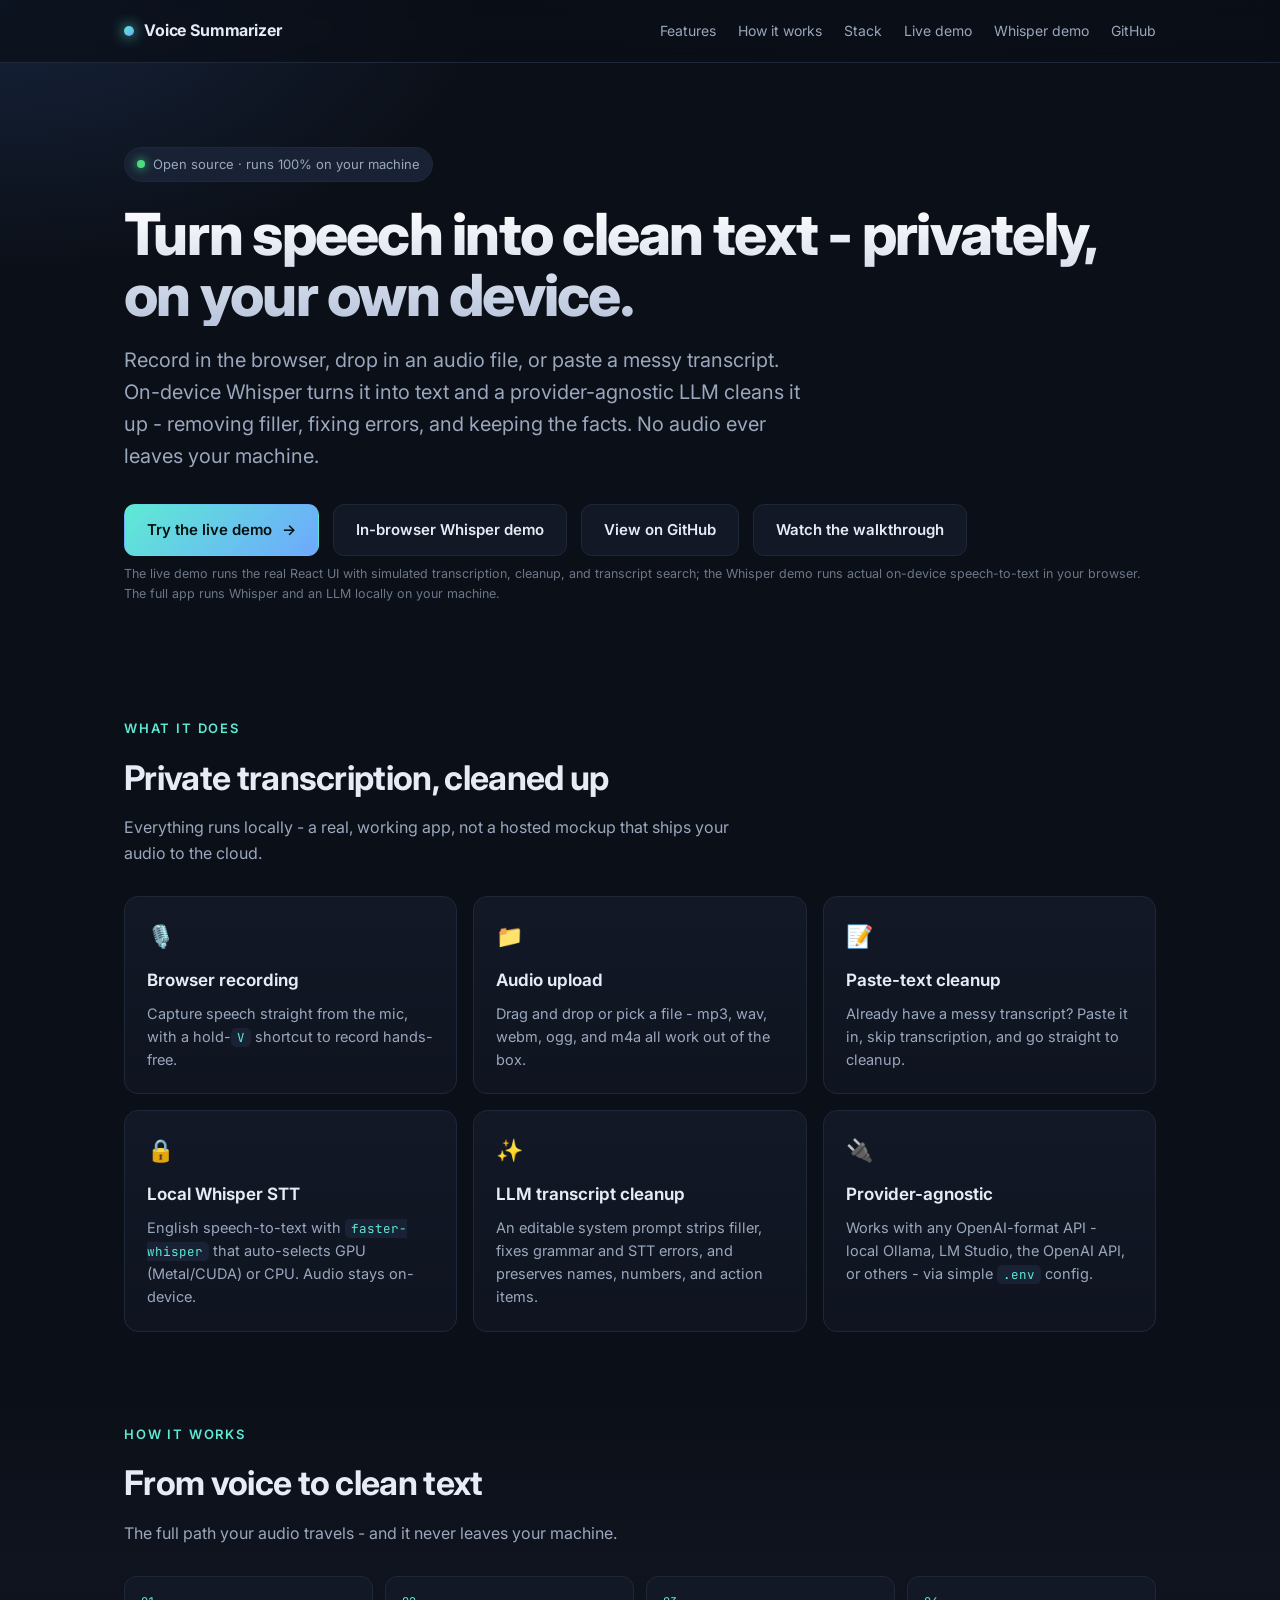
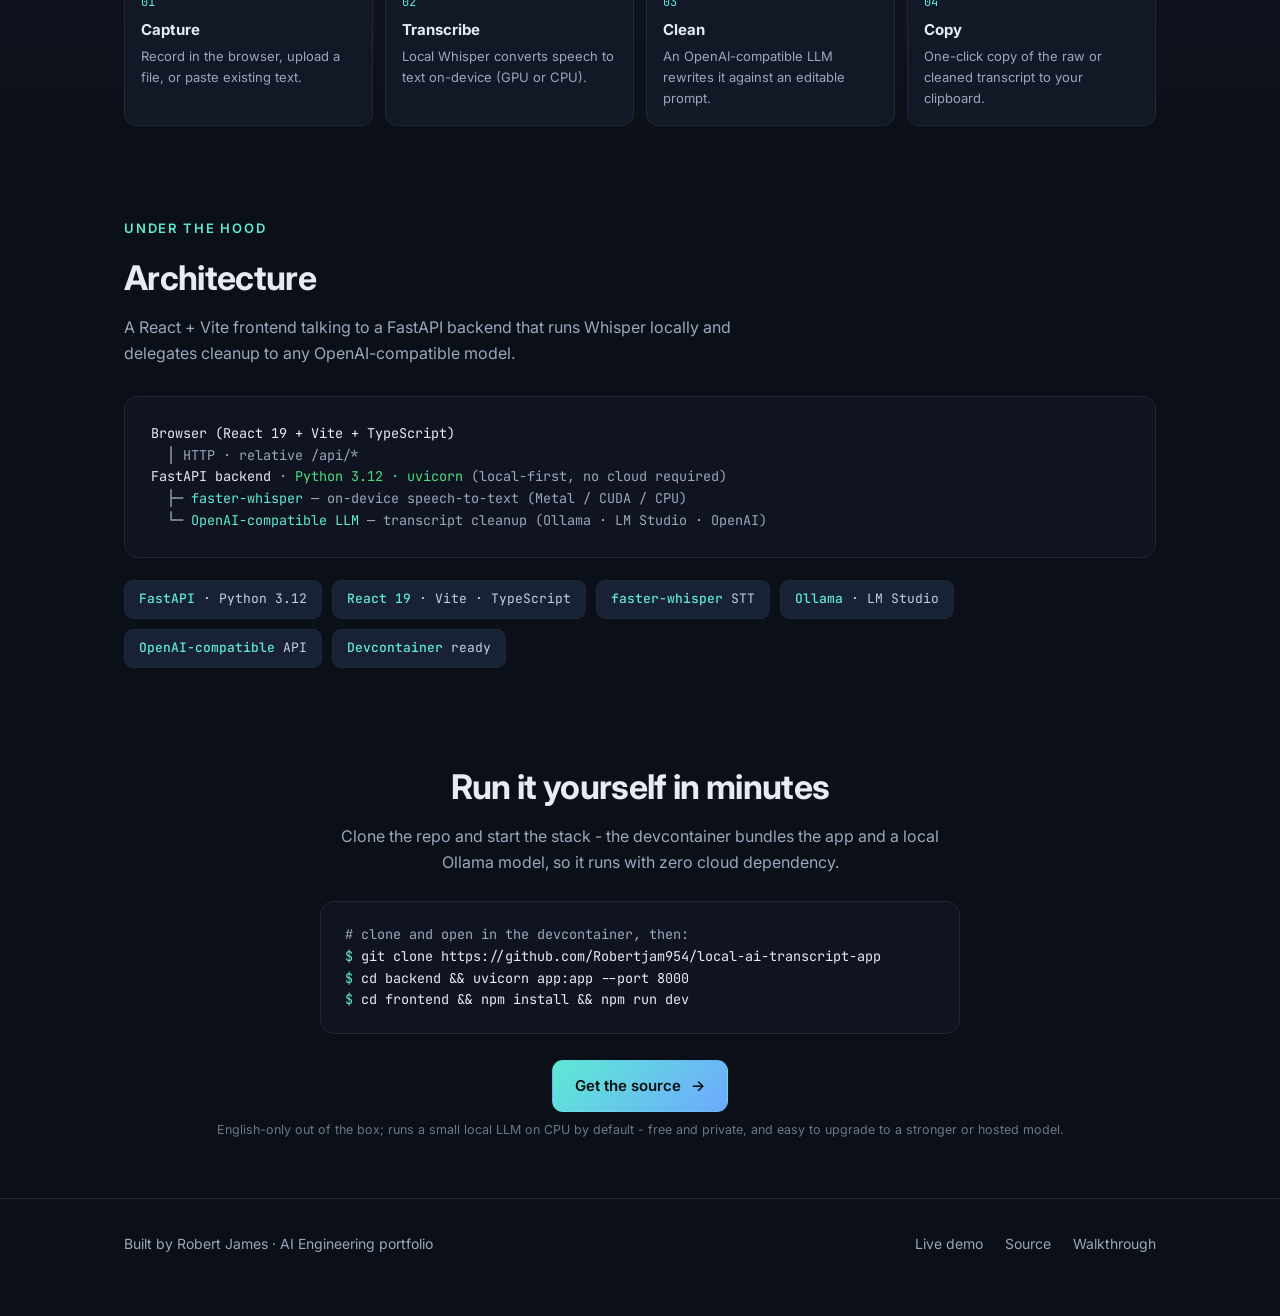
<file: site/index.html>
<!DOCTYPE html>
<html lang="en">
<head>
<meta charset="utf-8" />
<meta name="viewport" content="width=device-width, initial-scale=1" />
<title>AI Transcript App - Voice Summarizer</title>
<meta name="description" content="A local-first voice transcription and cleanup app: browser recording, on-device Whisper speech-to-text, and provider-agnostic LLM cleanup. FastAPI + React. Your audio never leaves your machine." />
<meta property="og:title" content="AI Transcript App - Voice Summarizer" />
<meta property="og:description" content="Browser recording, on-device Whisper speech-to-text, and provider-agnostic LLM cleanup - all running locally on your own machine." />
<meta property="og:type" content="website" />
<link rel="preconnect" href="https://fonts.googleapis.com" />
<link rel="preconnect" href="https://fonts.gstatic.com" crossorigin />
<link href="https://fonts.googleapis.com/css2?family=Inter:wght@400;500;600;700;800&family=JetBrains+Mono:wght@400;500&display=swap" rel="stylesheet" />
<style>
  :root {
    --bg: #0b0f17;
    --panel: #121826;
    --panel-2: #0f1420;
    --border: #1e2838;
    --text: #e6ebf5;
    --muted: #9aa7bd;
    --accent: #5eead4;
    --accent-2: #6ea8fe;
    --good: #4ade80;
    --chip: #182234;
    --radius: 14px;
    --max: 1080px;
  }
  * { box-sizing: border-box; }
  html { scroll-behavior: smooth; }
  body {
    margin: 0;
    font-family: 'Inter', system-ui, -apple-system, Segoe UI, Roboto, sans-serif;
    background: radial-gradient(1200px 600px at 70% -10%, #13322f 0%, transparent 60%),
                radial-gradient(900px 500px at 0% 0%, #16233b 0%, transparent 55%),
                var(--bg);
    color: var(--text);
    line-height: 1.6;
    -webkit-font-smoothing: antialiased;
  }
  a { color: var(--accent); text-decoration: none; }
  a:hover { text-decoration: underline; }
  .wrap { max-width: var(--max); margin: 0 auto; padding: 0 24px; }

  /* Nav */
  nav {
    position: sticky; top: 0; z-index: 10;
    backdrop-filter: blur(10px);
    background: rgba(11,15,23,0.72);
    border-bottom: 1px solid var(--border);
  }
  nav .wrap { display: flex; align-items: center; justify-content: space-between; height: 62px; }
  .brand { display: flex; align-items: center; gap: 10px; font-weight: 700; letter-spacing: -0.01em; }
  .brand .dot { width: 10px; height: 10px; border-radius: 50%; background: linear-gradient(135deg, var(--accent), var(--accent-2)); box-shadow: 0 0 14px var(--accent); }
  .nav-links { display: flex; gap: 22px; align-items: center; font-size: 14px; }
  .nav-links a { color: var(--muted); }
  .nav-links a:hover { color: var(--text); text-decoration: none; }

  /* Hero */
  header.hero { padding: 84px 0 56px; }
  .status {
    display: inline-flex; align-items: center; gap: 8px;
    font-size: 13px; color: var(--muted);
    background: var(--chip); border: 1px solid var(--border);
    padding: 6px 12px; border-radius: 999px; margin-bottom: 22px;
  }
  .status .live { width: 8px; height: 8px; border-radius: 50%; background: var(--good); box-shadow: 0 0 10px var(--good); animation: pulse 2s infinite; }
  @keyframes pulse { 0%,100% { opacity: 1; } 50% { opacity: 0.4; } }
  h1 {
    font-size: clamp(34px, 6vw, 58px);
    line-height: 1.05; letter-spacing: -0.03em; margin: 0 0 18px;
    font-weight: 800;
    background: linear-gradient(180deg, #ffffff 0%, #b7c4dc 100%);
    -webkit-background-clip: text; background-clip: text; color: transparent;
  }
  .lede { font-size: clamp(16px, 2.2vw, 20px); color: var(--muted); max-width: 680px; margin: 0 0 32px; }
  .cta { display: flex; flex-wrap: wrap; gap: 14px; }
  .btn {
    display: inline-flex; align-items: center; gap: 10px;
    padding: 13px 22px; border-radius: 11px; font-weight: 600; font-size: 15px;
    border: 1px solid transparent; cursor: pointer;
  }
  .btn.primary { background: linear-gradient(135deg, var(--accent), var(--accent-2)); color: #06110f; }
  .btn.primary:hover { text-decoration: none; filter: brightness(1.08); }
  .btn.ghost { background: var(--panel); border-color: var(--border); color: var(--text); }
  .btn.ghost:hover { text-decoration: none; border-color: #33415a; }
  .btn .arrow { transition: transform .2s; }
  .btn:hover .arrow { transform: translateX(3px); }

  /* Sections */
  section { padding: 46px 0; }
  .eyebrow { font-size: 13px; text-transform: uppercase; letter-spacing: 0.14em; color: var(--accent); font-weight: 600; margin-bottom: 12px; }
  h2 { font-size: clamp(24px, 3.4vw, 34px); letter-spacing: -0.02em; margin: 0 0 10px; font-weight: 700; }
  .section-sub { color: var(--muted); max-width: 640px; margin: 0 0 30px; }

  /* Feature grid */
  .grid { display: grid; grid-template-columns: repeat(auto-fit, minmax(260px, 1fr)); gap: 16px; }
  .card {
    background: linear-gradient(180deg, var(--panel) 0%, var(--panel-2) 100%);
    border: 1px solid var(--border); border-radius: var(--radius); padding: 22px;
    transition: transform .2s, border-color .2s;
  }
  .card:hover { transform: translateY(-3px); border-color: #33415a; }
  .card .ico { font-size: 22px; margin-bottom: 12px; }
  .card h3 { margin: 0 0 8px; font-size: 17px; font-weight: 650; }
  .card p { margin: 0; color: var(--muted); font-size: 14.5px; }
  .card code { font-family: 'JetBrains Mono', monospace; font-size: 12.5px; color: var(--accent); background: var(--chip); padding: 1px 6px; border-radius: 5px; }

  /* Flow */
  .flow { display: flex; flex-wrap: wrap; align-items: stretch; gap: 12px; }
  .flow .step {
    flex: 1 1 150px; background: var(--panel); border: 1px solid var(--border);
    border-radius: 12px; padding: 16px; position: relative;
  }
  .flow .step .n { font-family: 'JetBrains Mono', monospace; font-size: 12px; color: var(--accent); }
  .flow .step h4 { margin: 6px 0 4px; font-size: 15px; }
  .flow .step p { margin: 0; font-size: 13px; color: var(--muted); }

  /* Stack chips */
  .chips { display: flex; flex-wrap: wrap; gap: 10px; }
  .chip {
    font-family: 'JetBrains Mono', monospace; font-size: 13px;
    background: var(--chip); border: 1px solid var(--border);
    padding: 8px 14px; border-radius: 9px; color: #c3cfe4;
  }
  .chip b { color: var(--accent); font-weight: 500; }

  /* Architecture panel */
  .arch {
    background: var(--panel-2); border: 1px solid var(--border);
    border-radius: var(--radius); padding: 26px; font-family: 'JetBrains Mono', monospace;
    font-size: 13.5px; color: var(--muted); overflow-x: auto;
  }
  .arch .l { color: var(--text); }
  .arch .a { color: var(--accent); }
  .arch .g { color: var(--good); }

  /* Code block */
  .code {
    background: var(--panel-2); border: 1px solid var(--border);
    border-radius: var(--radius); padding: 22px 24px; font-family: 'JetBrains Mono', monospace;
    font-size: 13.5px; color: var(--text); overflow-x: auto; margin: 0 auto; max-width: 640px; text-align: left;
  }
  .code .c { color: var(--muted); }
  .code .p { color: var(--accent); }

  footer { border-top: 1px solid var(--border); padding: 34px 0 60px; color: var(--muted); font-size: 14px; }
  footer .wrap { display: flex; flex-wrap: wrap; gap: 12px; justify-content: space-between; align-items: center; }
  .note { font-size: 12.5px; color: #6b7789; margin-top: 8px; }
</style>
</head>
<body>

<nav>
  <div class="wrap">
    <div class="brand"><span class="dot"></span> Voice Summarizer</div>
    <div class="nav-links">
      <a href="#features">Features</a>
      <a href="#how">How it works</a>
      <a href="#stack">Stack</a>
      <a href="./demo/">Live demo</a>
      <a href="demo.html">Whisper demo</a>
      <a href="https://github.com/Robertjam954/local-ai-transcript-app">GitHub</a>
    </div>
  </div>
</nav>

<header class="hero">
  <div class="wrap">
    <span class="status"><span class="live"></span> Open source · runs 100% on your machine</span>
    <h1>Turn speech into clean text - privately, on your own device.</h1>
    <p class="lede">
      Record in the browser, drop in an audio file, or paste a messy transcript. On-device Whisper
      turns it into text and a provider-agnostic LLM cleans it up - removing filler, fixing errors, and
      keeping the facts. No audio ever leaves your machine.
    </p>
    <div class="cta">
      <a class="btn primary" href="./demo/">
        Try the live demo <span class="arrow">-&gt;</span>
      </a>
      <a class="btn ghost" href="demo.html">
        In-browser Whisper demo
      </a>
      <a class="btn ghost" href="https://github.com/Robertjam954/local-ai-transcript-app" target="_blank" rel="noopener">
        View on GitHub
      </a>
      <a class="btn ghost" href="https://youtu.be/WUo5tKg2lnE" target="_blank" rel="noopener">
        Watch the walkthrough
      </a>
    </div>
    <p class="note">The live demo runs the real React UI with simulated transcription, cleanup, and transcript search; the Whisper demo runs actual on-device speech-to-text in your browser. The full app runs Whisper and an LLM locally on your machine.</p>
  </div>
</header>

<section id="features">
  <div class="wrap">
    <div class="eyebrow">What it does</div>
    <h2>Private transcription, cleaned up</h2>
    <p class="section-sub">Everything runs locally - a real, working app, not a hosted mockup that ships your audio to the cloud.</p>
    <div class="grid">
      <div class="card">
        <div class="ico">🎙️</div>
        <h3>Browser recording</h3>
        <p>Capture speech straight from the mic, with a hold-<code>V</code> shortcut to record hands-free.</p>
      </div>
      <div class="card">
        <div class="ico">📁</div>
        <h3>Audio upload</h3>
        <p>Drag and drop or pick a file - mp3, wav, webm, ogg, and m4a all work out of the box.</p>
      </div>
      <div class="card">
        <div class="ico">📝</div>
        <h3>Paste-text cleanup</h3>
        <p>Already have a messy transcript? Paste it in, skip transcription, and go straight to cleanup.</p>
      </div>
      <div class="card">
        <div class="ico">🔒</div>
        <h3>Local Whisper STT</h3>
        <p>English speech-to-text with <code>faster-whisper</code> that auto-selects GPU (Metal/CUDA) or CPU. Audio stays on-device.</p>
      </div>
      <div class="card">
        <div class="ico">✨</div>
        <h3>LLM transcript cleanup</h3>
        <p>An editable system prompt strips filler, fixes grammar and STT errors, and preserves names, numbers, and action items.</p>
      </div>
      <div class="card">
        <div class="ico">🔌</div>
        <h3>Provider-agnostic</h3>
        <p>Works with any OpenAI-format API - local Ollama, LM Studio, the OpenAI API, or others - via simple <code>.env</code> config.</p>
      </div>
    </div>
  </div>
</section>

<section id="how" style="background: linear-gradient(180deg, transparent, rgba(18,24,38,0.5), transparent);">
  <div class="wrap">
    <div class="eyebrow">How it works</div>
    <h2>From voice to clean text</h2>
    <p class="section-sub">The full path your audio travels - and it never leaves your machine.</p>
    <div class="flow">
      <div class="step"><div class="n">01</div><h4>Capture</h4><p>Record in the browser, upload a file, or paste existing text.</p></div>
      <div class="step"><div class="n">02</div><h4>Transcribe</h4><p>Local Whisper converts speech to text on-device (GPU or CPU).</p></div>
      <div class="step"><div class="n">03</div><h4>Clean</h4><p>An OpenAI-compatible LLM rewrites it against an editable prompt.</p></div>
      <div class="step"><div class="n">04</div><h4>Copy</h4><p>One-click copy of the raw or cleaned transcript to your clipboard.</p></div>
    </div>
  </div>
</section>

<section id="stack">
  <div class="wrap">
    <div class="eyebrow">Under the hood</div>
    <h2>Architecture</h2>
    <p class="section-sub">A React + Vite frontend talking to a FastAPI backend that runs Whisper locally and delegates cleanup to any OpenAI-compatible model.</p>
    <div class="arch">
<span class="l">Browser (React 19 + Vite + TypeScript)</span><br />
&nbsp;&nbsp;│ HTTP · relative /api/*<br />
<span class="l">FastAPI backend</span> · <span class="g">Python 3.12 · uvicorn</span> (local-first, no cloud required)<br />
&nbsp;&nbsp;├─ <span class="a">faster-whisper</span> — on-device speech-to-text (Metal / CUDA / CPU)<br />
&nbsp;&nbsp;└─ <span class="a">OpenAI-compatible LLM</span> — transcript cleanup (Ollama · LM Studio · OpenAI)<br />
    </div>
    <div style="height:22px"></div>
    <div class="chips">
      <span class="chip"><b>FastAPI</b> · Python 3.12</span>
      <span class="chip"><b>React 19</b> · Vite · TypeScript</span>
      <span class="chip"><b>faster-whisper</b> STT</span>
      <span class="chip"><b>Ollama</b> · LM Studio</span>
      <span class="chip"><b>OpenAI-compatible</b> API</span>
      <span class="chip"><b>Devcontainer</b> ready</span>
    </div>
  </div>
</section>

<section>
  <div class="wrap" style="text-align:center;">
    <h2>Run it yourself in minutes</h2>
    <p class="section-sub" style="margin: 0 auto 26px;">Clone the repo and start the stack - the devcontainer bundles the app and a local Ollama model, so it runs with zero cloud dependency.</p>
    <div class="code">
<span class="c"># clone and open in the devcontainer, then:</span><br />
<span class="p">$</span> git clone https://github.com/Robertjam954/local-ai-transcript-app<br />
<span class="p">$</span> cd backend &amp;&amp; uvicorn app:app --port 8000<br />
<span class="p">$</span> cd frontend &amp;&amp; npm install &amp;&amp; npm run dev
    </div>
    <div style="height:26px"></div>
    <a class="btn primary" href="https://github.com/Robertjam954/local-ai-transcript-app" target="_blank" rel="noopener">
      Get the source <span class="arrow">-&gt;</span>
    </a>
    <p class="note">English-only out of the box; runs a small local LLM on CPU by default - free and private, and easy to upgrade to a stronger or hosted model.</p>
  </div>
</section>

<footer>
  <div class="wrap">
    <div>Built by Robert James · AI Engineering portfolio</div>
    <div class="nav-links">
      <a href="./demo/">Live demo</a>
      <a href="https://github.com/Robertjam954/local-ai-transcript-app">Source</a>
      <a href="https://youtu.be/WUo5tKg2lnE">Walkthrough</a>
    </div>
  </div>
</footer>

</body>
</html>
</file>
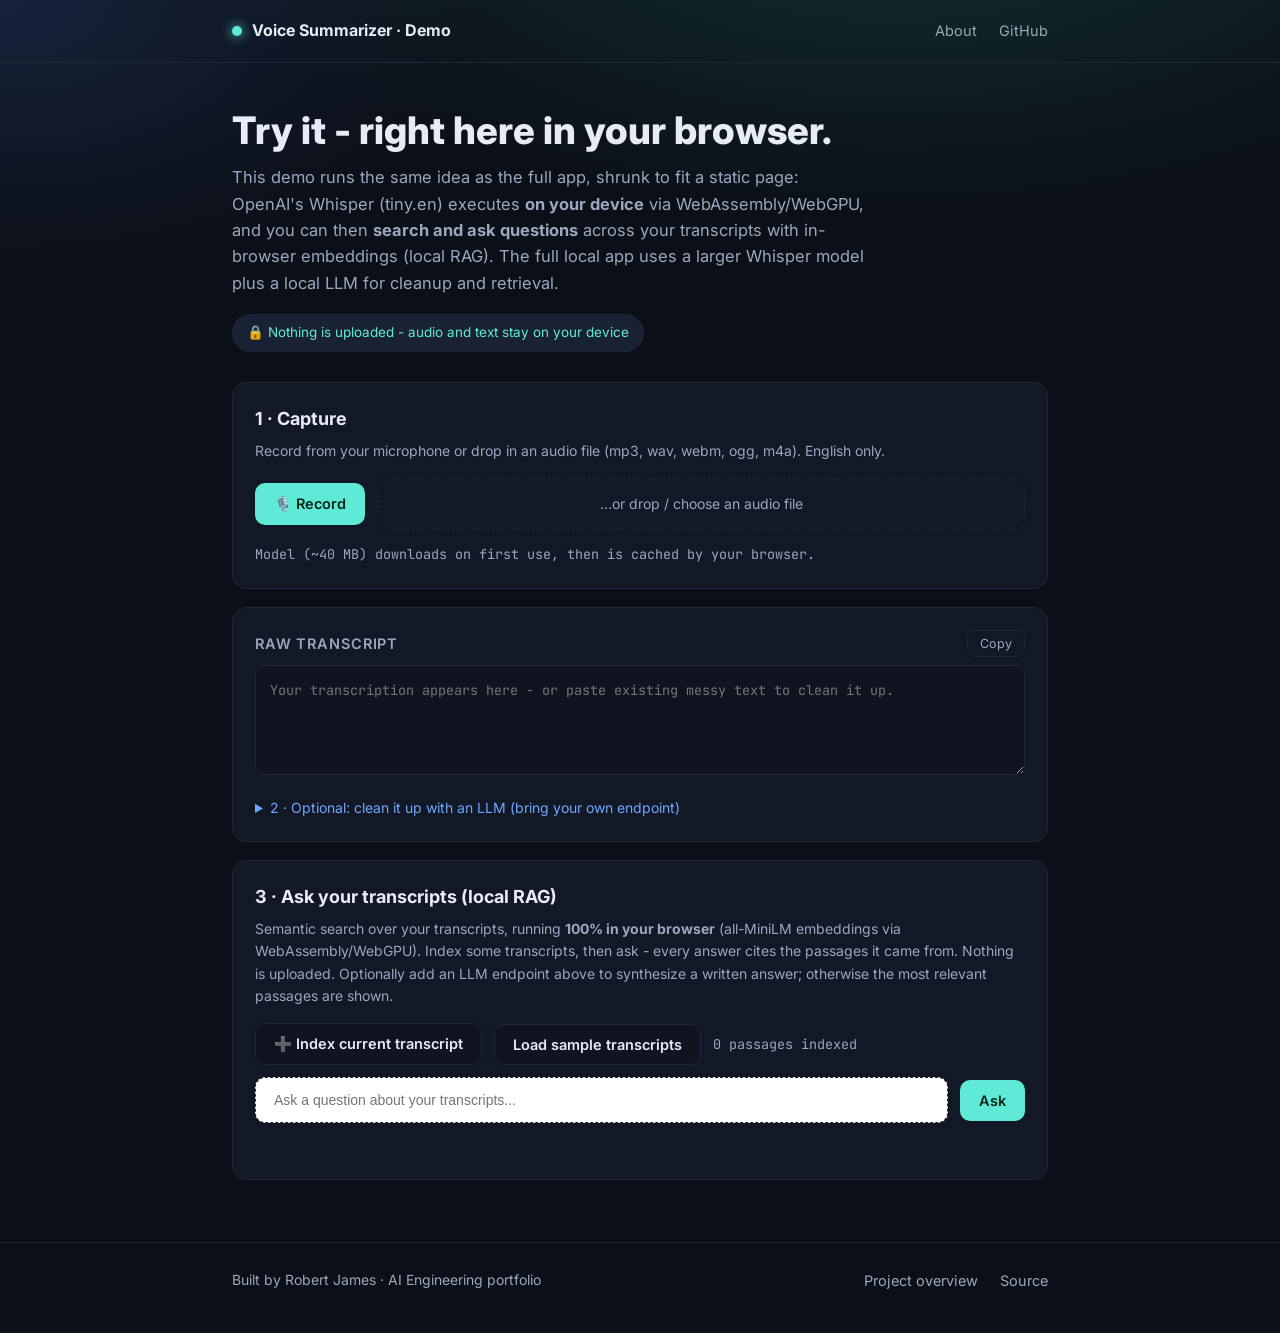
<file: site/demo.html>
<!DOCTYPE html>
<html lang="en">
<head>
<meta charset="utf-8" />
<meta name="viewport" content="width=device-width, initial-scale=1" />
<title>Live Demo - AI Transcript App</title>
<meta name="description" content="Try the AI Transcript App in your browser: Whisper speech-to-text runs entirely on your device via WebAssembly/WebGPU. No audio is uploaded anywhere." />
<link rel="preconnect" href="https://fonts.googleapis.com" />
<link rel="preconnect" href="https://fonts.gstatic.com" crossorigin />
<link href="https://fonts.googleapis.com/css2?family=Inter:wght@400;500;600;700;800&family=JetBrains+Mono:wght@400;500&display=swap" rel="stylesheet" />
<style>
  :root {
    --bg: #0b0f17;
    --panel: #121826;
    --panel-2: #0f1420;
    --border: #1e2838;
    --text: #e6ebf5;
    --muted: #9aa7bd;
    --accent: #5eead4;
    --accent-2: #6ea8fe;
    --good: #4ade80;
    --bad: #f87171;
    --chip: #182234;
    --radius: 14px;
    --max: 860px;
  }
  * { box-sizing: border-box; }
  body {
    margin: 0;
    font-family: 'Inter', system-ui, -apple-system, Segoe UI, Roboto, sans-serif;
    background: radial-gradient(1200px 600px at 70% -10%, #13322f 0%, transparent 60%),
                radial-gradient(900px 500px at 0% 0%, #16233b 0%, transparent 55%),
                var(--bg);
    color: var(--text);
    line-height: 1.6;
    -webkit-font-smoothing: antialiased;
  }
  .wrap { max-width: var(--max); margin: 0 auto; padding: 0 22px; }
  nav { padding: 18px 0; border-bottom: 1px solid var(--border); }
  nav .wrap { display: flex; align-items: center; justify-content: space-between; }
  .brand { display: flex; align-items: center; gap: 10px; font-weight: 700; }
  .dot { width: 10px; height: 10px; border-radius: 50%; background: var(--accent); box-shadow: 0 0 12px var(--accent); }
  .nav-links a { color: var(--muted); text-decoration: none; margin-left: 18px; font-size: 14.5px; }
  .nav-links a:hover { color: var(--text); }
  header { padding: 46px 0 8px; }
  h1 { font-size: clamp(26px, 4.5vw, 38px); line-height: 1.15; margin: 0 0 12px; font-weight: 800; }
  .lede { color: var(--muted); font-size: 16.5px; max-width: 640px; margin: 0 0 8px; }
  .privacy {
    display: inline-flex; align-items: center; gap: 8px; margin-top: 10px;
    background: var(--chip); border: 1px solid var(--border); border-radius: 999px;
    padding: 7px 14px; font-size: 13.5px; color: var(--accent);
  }
  section { padding: 22px 0; }
  .panel {
    background: var(--panel); border: 1px solid var(--border);
    border-radius: var(--radius); padding: 22px;
  }
  .panel + .panel { margin-top: 18px; }
  .panel h2 { margin: 0 0 6px; font-size: 18px; }
  .panel .sub { color: var(--muted); font-size: 14px; margin: 0 0 16px; }
  .controls { display: flex; flex-wrap: wrap; gap: 12px; align-items: center; }
  .btn {
    display: inline-flex; align-items: center; gap: 8px; padding: 11px 18px;
    border-radius: 10px; text-decoration: none; font-weight: 600; font-size: 14.5px;
    border: 1px solid var(--border); color: var(--text); background: var(--panel-2);
    cursor: pointer; font-family: inherit; transition: border-color .15s, background .15s;
  }
  .btn:hover:not(:disabled) { border-color: var(--accent); }
  .btn:disabled { opacity: .45; cursor: not-allowed; }
  .btn.primary { background: var(--accent); color: #06251f; border-color: transparent; }
  .btn.primary:hover:not(:disabled) { background: #7df3e0; border-color: transparent; }
  .btn.recording { background: #3b1420; border-color: var(--bad); color: var(--bad); }
  .drop {
    border: 1.5px dashed var(--border); border-radius: 10px; padding: 14px 18px;
    color: var(--muted); font-size: 14px; flex: 1 1 240px; text-align: center; cursor: pointer;
    transition: border-color .15s, color .15s;
  }
  .drop:hover, .drop.over { border-color: var(--accent-2); color: var(--text); }
  .status { margin-top: 14px; font-size: 13.5px; color: var(--muted); font-family: 'JetBrains Mono', monospace; min-height: 20px; }
  .status .ok { color: var(--good); }
  .status .err { color: var(--bad); }
  .bar { height: 6px; border-radius: 999px; background: var(--panel-2); border: 1px solid var(--border); overflow: hidden; margin-top: 8px; display: none; }
  .bar i { display: block; height: 100%; width: 0%; background: linear-gradient(90deg, var(--accent-2), var(--accent)); transition: width .2s; }
  textarea {
    width: 100%; min-height: 110px; resize: vertical; border-radius: 10px;
    border: 1px solid var(--border); background: var(--panel-2); color: var(--text);
    padding: 14px; font-family: 'JetBrains Mono', monospace; font-size: 13.5px; line-height: 1.55;
  }
  textarea:focus { outline: none; border-color: var(--accent-2); }
  .row-head { display: flex; align-items: center; justify-content: space-between; margin-bottom: 8px; }
  .row-head h3 { margin: 0; font-size: 14.5px; color: var(--muted); font-weight: 600; text-transform: uppercase; letter-spacing: .06em; }
  .copy { background: none; border: 1px solid var(--border); color: var(--muted); border-radius: 8px; padding: 5px 12px; font-size: 12.5px; cursor: pointer; font-family: inherit; }
  .copy:hover { color: var(--text); border-color: var(--accent); }
  details { margin-top: 14px; }
  summary { cursor: pointer; color: var(--accent-2); font-size: 14px; }
  .llm-grid { display: grid; grid-template-columns: 1fr 1fr; gap: 12px; margin-top: 14px; }
  .llm-grid label { font-size: 12.5px; color: var(--muted); display: block; margin-bottom: 4px; }
  .llm-grid input {
    width: 100%; border-radius: 8px; border: 1px solid var(--border); background: var(--panel-2);
    color: var(--text); padding: 10px 12px; font-size: 13.5px; font-family: 'JetBrains Mono', monospace;
  }
  .llm-grid input:focus { outline: none; border-color: var(--accent-2); }
  .full { grid-column: 1 / -1; }
  .note { font-size: 12.5px; color: var(--muted); margin-top: 10px; }
  footer { border-top: 1px solid var(--border); margin-top: 40px; padding: 26px 0 40px; color: var(--muted); font-size: 14px; }
  footer .wrap { display: flex; justify-content: space-between; flex-wrap: wrap; gap: 10px; }
  footer a { color: var(--muted); }
  @media (max-width: 640px) { .llm-grid { grid-template-columns: 1fr; } }
</style>
</head>
<body>

<nav>
  <div class="wrap">
    <div class="brand"><span class="dot"></span> Voice Summarizer · Demo</div>
    <div class="nav-links">
      <a href="index.html">About</a>
      <a href="https://github.com/Robertjam954/local-ai-transcript-app">GitHub</a>
    </div>
  </div>
</nav>

<header>
  <div class="wrap">
    <h1>Try it - right here in your browser.</h1>
    <p class="lede">
      This demo runs the same idea as the full app, shrunk to fit a static page: OpenAI's Whisper
      (tiny.en) executes <b>on your device</b> via WebAssembly/WebGPU, and you can then <b>search and
      ask questions</b> across your transcripts with in-browser embeddings (local RAG). The full local
      app uses a larger Whisper model plus a local LLM for cleanup and retrieval.
    </p>
    <span class="privacy">🔒 Nothing is uploaded - audio and text stay on your device</span>
  </div>
</header>

<section>
  <div class="wrap">

    <div class="panel">
      <h2>1 · Capture</h2>
      <p class="sub">Record from your microphone or drop in an audio file (mp3, wav, webm, ogg, m4a). English only.</p>
      <div class="controls">
        <button class="btn primary" id="recordBtn">🎙️ Record</button>
        <div class="drop" id="drop">…or drop / choose an audio file</div>
        <input type="file" id="file" accept="audio/*,.m4a,.ogg,.webm" hidden />
      </div>
      <div class="status" id="status">Model (~40 MB) downloads on first use, then is cached by your browser.</div>
      <div class="bar" id="bar"><i id="barFill"></i></div>
    </div>

    <div class="panel">
      <div class="row-head">
        <h3>Raw transcript</h3>
        <button class="copy" data-copy="raw">Copy</button>
      </div>
      <textarea id="raw" placeholder="Your transcription appears here - or paste existing messy text to clean it up."></textarea>

      <details id="llmBox">
        <summary>2 · Optional: clean it up with an LLM (bring your own endpoint)</summary>
        <div class="llm-grid">
          <div>
            <label for="baseUrl">OpenAI-compatible base URL</label>
            <input id="baseUrl" placeholder="https://api.openai.com/v1" value="https://api.openai.com/v1" />
          </div>
          <div>
            <label for="model">Model</label>
            <input id="model" placeholder="gpt-4o-mini" value="gpt-4o-mini" />
          </div>
          <div class="full">
            <label for="apiKey">API key (kept in this page's memory only - never stored or sent anywhere except the endpoint above)</label>
            <input id="apiKey" type="password" placeholder="sk-..." autocomplete="off" />
          </div>
        </div>
        <div class="controls" style="margin-top:14px;">
          <button class="btn" id="cleanBtn">✨ Clean transcript</button>
        </div>
        <p class="note">
          The request goes straight from your browser to the endpoint you specify - this site has no
          server and never sees your key. In the full app this step runs against a local model
          (Ollama / LM Studio), so no key is needed at all.
        </p>
      </details>
    </div>

    <div class="panel" id="cleanPanel" style="display:none;">
      <div class="row-head">
        <h3>Cleaned transcript</h3>
        <button class="copy" data-copy="cleaned">Copy</button>
      </div>
      <textarea id="cleaned" readonly></textarea>
    </div>

    <div class="panel">
      <h2>3 · Ask your transcripts (local RAG)</h2>
      <p class="sub">
        Semantic search over your transcripts, running <b>100% in your browser</b>
        (all-MiniLM embeddings via WebAssembly/WebGPU). Index some transcripts,
        then ask - every answer cites the passages it came from. Nothing is
        uploaded. Optionally add an LLM endpoint above to synthesize a written
        answer; otherwise the most relevant passages are shown.
      </p>
      <div class="controls">
        <button class="btn" id="ragIndexBtn">➕ Index current transcript</button>
        <button class="btn ghost" id="ragSampleBtn">Load sample transcripts</button>
        <span class="status" id="ragCount" style="margin:0;align-self:center;">0 passages indexed</span>
      </div>
      <div class="controls" style="margin-top:12px;">
        <input
          id="ragQ"
          class="drop"
          style="cursor:text;text-align:left;flex:1 1 260px;"
          placeholder="Ask a question about your transcripts..."
          aria-label="Question about your transcripts"
        />
        <button class="btn primary" id="ragAskBtn">Ask</button>
      </div>
      <div class="status" id="ragStatus"></div>
      <div id="ragAnswer"></div>
    </div>

  </div>
</section>

<footer>
  <div class="wrap">
    <div>Built by Robert James · AI Engineering portfolio</div>
    <div class="nav-links">
      <a href="index.html">Project overview</a>
      <a href="https://github.com/Robertjam954/local-ai-transcript-app">Source</a>
    </div>
  </div>
</footer>

<script type="module">
const SYSTEM_PROMPT = `You are a transcript editor. Transform raw transcripts into clear, concise text.

INSTRUCTIONS:
- Remove filler words (um, uh, like, you know, basically, actually, etc.)
- Remove redundant statements and rambling
- Fix grammar and speech-to-text errors
- Preserve key points, technical details, names, numbers, and action items
- Use proper punctuation and maintain the speaker's tone

Return ONLY the cleaned text with NO preamble.`;

const $ = (id) => document.getElementById(id);
const status = (html) => { $('status').innerHTML = html; };

let transcriber = null;
let loading = null;

async function getTranscriber() {
  if (transcriber) return transcriber;
  if (loading) return loading;
  loading = (async () => {
    status('Loading transformers.js…');
    const { pipeline } = await import('https://cdn.jsdelivr.net/npm/@huggingface/transformers@3.7.3');
    const device = navigator.gpu ? 'webgpu' : 'wasm';
    $('bar').style.display = 'block';
    const seen = {};
    transcriber = await pipeline('automatic-speech-recognition', 'onnx-community/whisper-tiny.en', {
      device,
      dtype: device === 'webgpu' ? 'fp32' : 'q8',
      progress_callback: (p) => {
        if (p.status === 'progress' && p.total) {
          seen[p.file] = [p.loaded, p.total];
          let l = 0, t = 0;
          for (const [a, b] of Object.values(seen)) { l += a; t += b; }
          $('barFill').style.width = `${Math.round((l / t) * 100)}%`;
          status(`Downloading Whisper tiny.en… ${Math.round((l / t) * 100)}% (cached after first load)`);
        }
      },
    });
    $('bar').style.display = 'none';
    status(`<span class="ok">Whisper ready</span> · running on ${device === 'webgpu' ? 'WebGPU' : 'WebAssembly (CPU)'} - fully on-device`);
    return transcriber;
  })();
  return loading;
}

async function decodeTo16kMono(blob) {
  const buf = await blob.arrayBuffer();
  const ctx = new (window.AudioContext || window.webkitAudioContext)({ sampleRate: 16000 });
  const audio = await ctx.decodeAudioData(buf);
  let data;
  if (audio.numberOfChannels > 1) {
    const a = audio.getChannelData(0), b = audio.getChannelData(1);
    data = new Float32Array(a.length);
    for (let i = 0; i < a.length; i++) data[i] = (a[i] + b[i]) / 2;
  } else {
    data = audio.getChannelData(0);
  }
  ctx.close();
  return data;
}

async function transcribe(blob, label) {
  try {
    const asr = await getTranscriber();
    status(`Transcribing ${label}… (on-device)`);
    const audio = await decodeTo16kMono(blob);
    if (audio.length < 1600) { status('<span class="err">Audio too short - try again.</span>'); return; }
    const t0 = performance.now();
    const out = await asr(audio, { chunk_length_s: 30, stride_length_s: 5 });
    const secs = ((performance.now() - t0) / 1000).toFixed(1);
    $('raw').value = out.text.trim();
    status(`<span class="ok">Done in ${secs}s</span> · ${(audio.length / 16000).toFixed(1)}s of audio, transcribed on your device`);
  } catch (e) {
    console.error(e);
    status(`<span class="err">Transcription failed: ${e.message || e}</span>`);
  }
}

// --- Microphone recording ---
let recorder = null, chunks = [];
$('recordBtn').addEventListener('click', async () => {
  const btn = $('recordBtn');
  if (recorder && recorder.state === 'recording') {
    recorder.stop();
    return;
  }
  try {
    const stream = await navigator.mediaDevices.getUserMedia({ audio: true });
    chunks = [];
    recorder = new MediaRecorder(stream);
    recorder.ondataavailable = (e) => chunks.push(e.data);
    recorder.onstop = () => {
      stream.getTracks().forEach((t) => t.stop());
      btn.textContent = '🎙️ Record';
      btn.classList.remove('recording');
      transcribe(new Blob(chunks, { type: recorder.mimeType }), 'recording');
    };
    recorder.start();
    btn.textContent = '⏹ Stop';
    btn.classList.add('recording');
    status('Recording… click Stop when finished.');
    getTranscriber(); // warm the model while recording
  } catch (e) {
    status(`<span class="err">Microphone unavailable: ${e.message || e}</span>`);
  }
});

// --- File upload ---
const drop = $('drop');
drop.addEventListener('click', () => $('file').click());
$('file').addEventListener('change', (e) => {
  if (e.target.files[0]) transcribe(e.target.files[0], e.target.files[0].name);
});
['dragover', 'dragleave', 'drop'].forEach((ev) =>
  drop.addEventListener(ev, (e) => {
    e.preventDefault();
    drop.classList.toggle('over', ev === 'dragover');
    if (ev === 'drop' && e.dataTransfer.files[0]) transcribe(e.dataTransfer.files[0], e.dataTransfer.files[0].name);
  })
);

// --- Optional LLM cleanup (browser -> user's own endpoint; no server involved) ---
$('cleanBtn').addEventListener('click', async () => {
  const text = $('raw').value.trim();
  if (!text) { status('<span class="err">Nothing to clean - transcribe or paste text first.</span>'); return; }
  const base = $('baseUrl').value.trim().replace(/\/+$/, '');
  const key = $('apiKey').value.trim();
  const model = $('model').value.trim();
  if (!base || !model) { status('<span class="err">Base URL and model are required.</span>'); return; }
  $('cleanBtn').disabled = true;
  status('Cleaning with LLM… (request goes directly from your browser to your endpoint)');
  try {
    const res = await fetch(`${base}/chat/completions`, {
      method: 'POST',
      headers: { 'Content-Type': 'application/json', ...(key ? { Authorization: `Bearer ${key}` } : {}) },
      body: JSON.stringify({
        model,
        messages: [
          { role: 'system', content: SYSTEM_PROMPT },
          { role: 'user', content: text },
        ],
        temperature: 0.3,
        max_tokens: 400,
      }),
    });
    if (!res.ok) throw new Error(`${res.status} ${await res.text().then((t) => t.slice(0, 200))}`);
    const json = await res.json();
    $('cleaned').value = (json.choices?.[0]?.message?.content || '').trim();
    $('cleanPanel').style.display = 'block';
    $('cleanPanel').scrollIntoView({ behavior: 'smooth', block: 'nearest' });
    status('<span class="ok">Cleaned ✓</span>');
  } catch (e) {
    status(`<span class="err">LLM cleanup failed: ${String(e.message || e).slice(0, 200)}</span>`);
  } finally {
    $('cleanBtn').disabled = false;
  }
});

// --- Copy buttons ---
document.querySelectorAll('.copy').forEach((b) =>
  b.addEventListener('click', async () => {
    await navigator.clipboard.writeText($(b.dataset.copy).value);
    const old = b.textContent;
    b.textContent = 'Copied ✓';
    setTimeout(() => (b.textContent = old), 1200);
  })
);

// ==========================================================================
// Local RAG: in-browser semantic search over transcripts.
// Embeddings run client-side with all-MiniLM (transformers.js). Retrieval is
// hybrid (cosine + keyword overlap); answers cite their source passages.
// Generation is optional and reuses the LLM endpoint fields above.
// ==========================================================================
const ragStatus = (html) => { $('ragStatus').innerHTML = html; };
let embedder = null;
let embedderLoading = null;
const ragChunks = []; // { source, text, vec: Float32Array }

async function transformers() {
  if (!window.__transformers) {
    window.__transformers = await import(
      'https://cdn.jsdelivr.net/npm/@huggingface/transformers@3.7.3'
    );
  }
  return window.__transformers;
}

async function getEmbedder() {
  if (embedder) return embedder;
  if (embedderLoading) return embedderLoading;
  embedderLoading = (async () => {
    ragStatus('Loading embedding model (all-MiniLM, ~23 MB, cached after first load)…');
    const { pipeline } = await transformers();
    const device = navigator.gpu ? 'webgpu' : 'wasm';
    embedder = await pipeline('feature-extraction', 'Xenova/all-MiniLM-L6-v2', { device });
    ragStatus('');
    return embedder;
  })();
  return embedderLoading;
}

async function embed(texts) {
  const pipe = await getEmbedder();
  const out = await pipe(texts, { pooling: 'mean', normalize: true });
  return out.tolist().map((a) => Float32Array.from(a)); // normalized rows
}

function ragChunk(text) {
  const clean = text.replace(/\s+/g, ' ').trim();
  if (!clean) return [];
  // Split into ~500-char passages on sentence boundaries.
  const sentences = clean.match(/[^.!?]+[.!?]*/g) || [clean];
  const out = [];
  let buf = '';
  for (const s of sentences) {
    if ((buf + s).length > 500 && buf) { out.push(buf.trim()); buf = ''; }
    buf += s;
  }
  if (buf.trim()) out.push(buf.trim());
  return out;
}

function cosine(a, b) {
  let d = 0;
  for (let i = 0; i < a.length; i++) d += a[i] * b[i];
  return d; // vectors are normalized
}

function keywordOverlap(query, text) {
  const q = new Set(query.toLowerCase().match(/\w+/g) || []);
  if (!q.size) return 0;
  const words = text.toLowerCase().match(/\w+/g) || [];
  let hit = 0;
  for (const w of words) if (q.has(w)) hit++;
  return hit / Math.max(words.length, 1);
}

function updateRagCount() {
  const sources = new Set(ragChunks.map((c) => c.source)).size;
  $('ragCount').textContent =
    `${ragChunks.length} passage(s) from ${sources} transcript(s) indexed`;
}

async function indexText(source, text) {
  const chunks = ragChunk(text);
  if (!chunks.length) return 0;
  ragStatus(`Embedding ${chunks.length} passage(s) from "${source}"…`);
  const vecs = await embed(chunks);
  chunks.forEach((t, i) => ragChunks.push({ source, text: t, vec: vecs[i] }));
  ragStatus('');
  updateRagCount();
  return chunks.length;
}

$('ragIndexBtn').addEventListener('click', async () => {
  const text = $('raw').value.trim();
  if (!text) { ragStatus('<span class="err">Transcribe or paste something first, then index it.</span>'); return; }
  $('ragIndexBtn').disabled = true;
  try {
    const source = `transcript ${new Set(ragChunks.map((c) => c.source)).size + 1}`;
    const n = await indexText(source, text);
    ragStatus(`<span class="ok">Indexed ${n} passage(s).</span>`);
  } catch (e) {
    ragStatus(`<span class="err">Indexing failed: ${e.message || e}</span>`);
  } finally {
    $('ragIndexBtn').disabled = false;
  }
});

const SAMPLES = [
  ['q3-planning', 'In the Q3 planning meeting Sarah said the budget review is next Tuesday at 3 PM. We agreed to migrate the billing service to the new API by the end of the quarter. Priya will own the data migration and report progress every Friday.'],
  ['standup', 'Daily standup: the login bug is fixed and deployed to production. Marcus is on call this weekend. The demo for the Acme client is scheduled for Thursday at 10 AM in the main conference room.'],
  ['research-notes', 'The study enrolled 200 patients across three sites. Primary endpoint was overall survival at 12 months. Dr. Chen noted the imaging protocol needs a second radiologist review before we lock the dataset.'],
];

$('ragSampleBtn').addEventListener('click', async () => {
  $('ragSampleBtn').disabled = true;
  try {
    for (const [src, txt] of SAMPLES) await indexText(src, txt);
    ragStatus('<span class="ok">Sample transcripts indexed. Try asking a question.</span>');
  } catch (e) {
    ragStatus(`<span class="err">Failed to load samples: ${e.message || e}</span>`);
  } finally {
    $('ragSampleBtn').disabled = false;
  }
});

async function ragAsk() {
  const q = $('ragQ').value.trim();
  if (!q) return;
  if (!ragChunks.length) {
    ragStatus('<span class="err">Nothing indexed yet - index a transcript or load the samples.</span>');
    return;
  }
  $('ragAskBtn').disabled = true;
  $('ragAnswer').innerHTML = '';
  try {
    ragStatus('Searching your transcripts (on-device)…');
    const [qv] = await embed([q]);
    const ranked = ragChunks
      .map((c) => ({ ...c, score: 0.7 * cosine(qv, c.vec) + 0.3 * keywordOverlap(q, c.text) }))
      .sort((a, b) => b.score - a.score)
      .slice(0, 4);
    ragStatus('');

    // Optional LLM synthesis if an endpoint is configured above.
    const base = $('baseUrl').value.trim().replace(/\/+$/, '');
    const model = $('model').value.trim();
    const key = $('apiKey').value.trim();
    let answerHtml = '';
    if (base && model) {
      ragStatus('Synthesizing an answer with your LLM endpoint…');
      const context = ranked.map((r) => `[${r.source}] ${r.text}`).join('\n\n');
      const res = await fetch(`${base}/chat/completions`, {
        method: 'POST',
        headers: { 'Content-Type': 'application/json', ...(key ? { Authorization: `Bearer ${key}` } : {}) },
        body: JSON.stringify({
          model,
          messages: [
            { role: 'system', content: 'Answer using ONLY the provided transcript excerpts. Cite sources inline like [source]. If the excerpts do not contain the answer, say so.' },
            { role: 'user', content: `Excerpts:\n${context}\n\nQuestion: ${q}` },
          ],
          temperature: 0.2,
        }),
      });
      if (!res.ok) throw new Error(`${res.status}`);
      const json = await res.json();
      const text = (json.choices?.[0]?.message?.content || '').trim();
      answerHtml = `<div class="panel" style="margin-top:14px;"><p class="answer-text" style="margin:0;white-space:pre-wrap;">${escapeHtml(text)}</p></div>`;
      ragStatus('');
    } else {
      answerHtml = '<p class="note" style="margin:14px 0 6px;">Most relevant passages (add an LLM endpoint above for a synthesized answer):</p>';
    }

    const cites = ranked
      .map((r) => `<details class="citation" style="background:var(--panel-2);border:1px solid var(--border);border-radius:8px;padding:8px 12px;margin-top:8px;font-size:13.5px;">
          <summary style="cursor:pointer;color:var(--accent-2);display:flex;justify-content:space-between;gap:12px;">
            <span>${escapeHtml(r.source)}</span><span style="color:var(--muted);">${r.score.toFixed(3)}</span>
          </summary>
          <p style="margin:8px 0 0;color:var(--muted);line-height:1.5;">${escapeHtml(r.text)}</p>
        </details>`)
      .join('');
    $('ragAnswer').innerHTML = answerHtml + `<div style="margin-top:6px;"><span class="note">Sources</span>${cites}</div>`;
  } catch (e) {
    ragStatus(`<span class="err">Ask failed: ${String(e.message || e).slice(0, 200)}</span>`);
  } finally {
    $('ragAskBtn').disabled = false;
  }
}

function escapeHtml(s) {
  return s.replace(/[&<>"']/g, (c) => ({ '&': '&amp;', '<': '&lt;', '>': '&gt;', '"': '&quot;', "'": '&#39;' }[c]));
}

$('ragAskBtn').addEventListener('click', () => void ragAsk());
$('ragQ').addEventListener('keydown', (e) => { if (e.key === 'Enter') void ragAsk(); });
</script>

</body>
</html>
</file>
